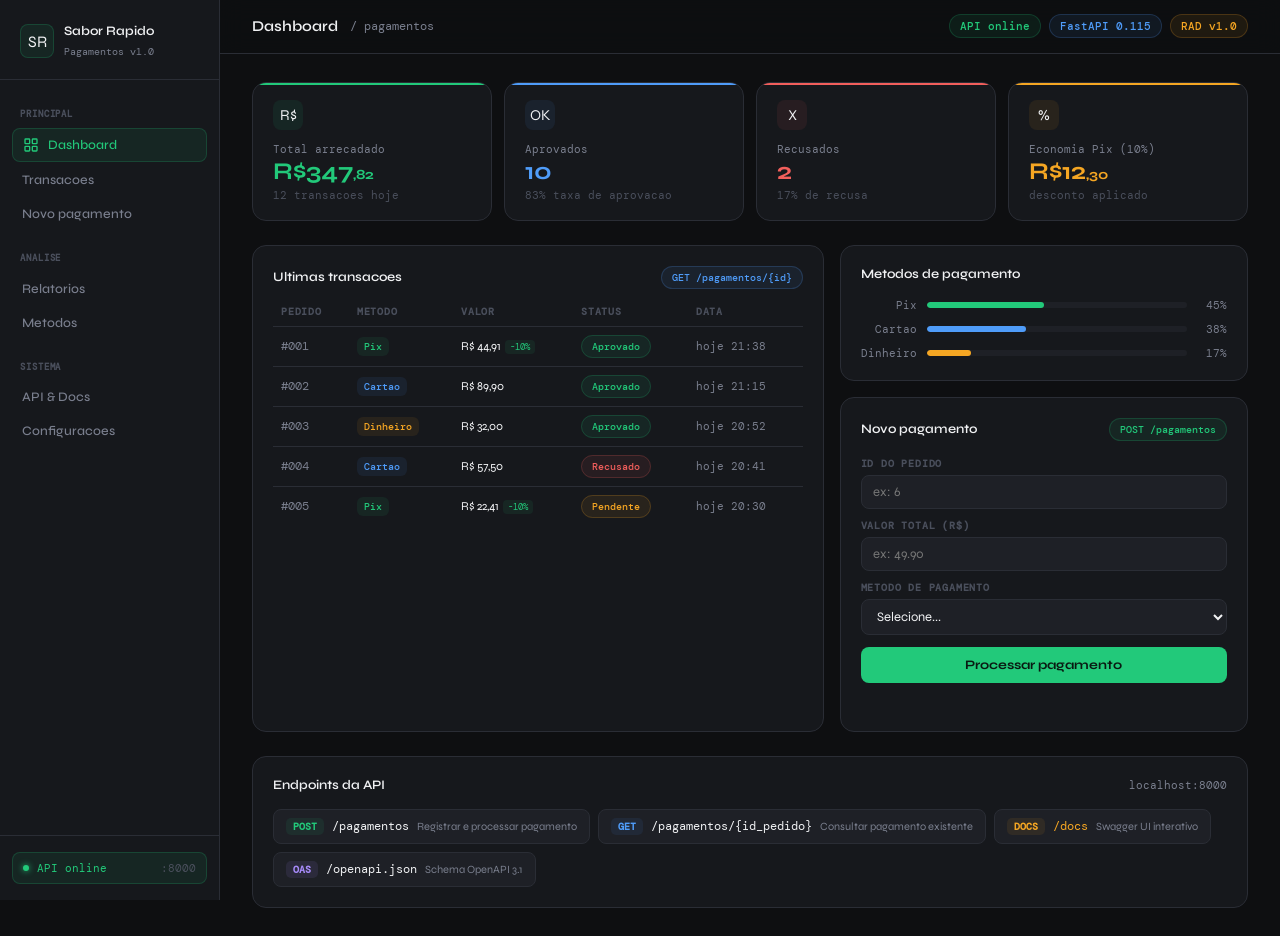
<file: static/index.html>
<!DOCTYPE html>
<html lang="pt-BR">
<head>
<meta charset="UTF-8">
<meta name="viewport" content="width=device-width, initial-scale=1.0">
<title>Sabor Rapido - API de Pagamentos</title>
<link rel="preconnect" href="https://fonts.googleapis.com">
<link href="https://fonts.googleapis.com/css2?family=DM+Mono:wght@400;500&family=Syne:wght@400;500;600;700&display=swap" rel="stylesheet">
<style>
  :root {
    --bg: #0e0f11;
    --surface: #16181c;
    --surface2: #1e2026;
    --border: #2a2d35;
    --border2: #363a44;
    --text: #f0f1f3;
    --muted: #7a7f8e;
    --hint: #4a4f5c;
    --green: #22c97a;
    --green-bg: rgba(34,201,122,0.08);
    --green-border: rgba(34,201,122,0.2);
    --blue: #4f9cf9;
    --blue-bg: rgba(79,156,249,0.08);
    --blue-border: rgba(79,156,249,0.2);
    --amber: #f5a623;
    --amber-bg: rgba(245,166,35,0.08);
    --amber-border: rgba(245,166,35,0.2);
    --red: #f25f5c;
    --red-bg: rgba(242,95,92,0.08);
    --red-border: rgba(242,95,92,0.2);
    --font-display: 'Syne', sans-serif;
    --font-mono: 'DM Mono', monospace;
    --radius-lg: 14px;
  }

  * { box-sizing: border-box; margin: 0; padding: 0; }

  body {
    font-family: var(--font-display);
    background: var(--bg);
    color: var(--text);
    min-height: 100vh;
    display: flex;
  }

  .sidebar {
    width: 220px;
    background: var(--surface);
    border-right: 1px solid var(--border);
    display: flex;
    flex-direction: column;
    flex-shrink: 0;
    position: sticky;
    top: 0;
    height: 100vh;
  }

  .sidebar-logo {
    padding: 1.5rem 1.25rem 1.25rem;
    border-bottom: 1px solid var(--border);
    display: flex;
    align-items: center;
    gap: 10px;
  }

  .logo-mark {
    width: 34px;
    height: 34px;
    background: var(--green-bg);
    border: 1px solid var(--green-border);
    border-radius: 8px;
    display: flex;
    align-items: center;
    justify-content: center;
    font-size: 16px;
  }

  .logo-text { line-height: 1.2; }
  .logo-text strong { font-size: 13px; font-weight: 600; color: var(--text); display: block; }
  .logo-text span { font-size: 10px; color: var(--muted); font-family: var(--font-mono); }

  .nav { padding: 1rem 0.75rem; flex: 1; display: flex; flex-direction: column; gap: 2px; }

  .nav-label {
    font-size: 9px;
    font-weight: 600;
    color: var(--hint);
    letter-spacing: 0.1em;
    text-transform: uppercase;
    padding: 0.75rem 0.5rem 0.4rem;
    font-family: var(--font-mono);
  }

  .nav-item {
    display: flex;
    align-items: center;
    gap: 9px;
    padding: 8px 10px;
    border-radius: 8px;
    font-size: 13px;
    color: var(--muted);
    cursor: pointer;
    transition: all 0.15s;
    font-weight: 500;
  }

  .nav-item:hover { background: var(--surface2); color: var(--text); }

  .nav-item.active {
    background: var(--green-bg);
    color: var(--green);
    border: 1px solid var(--green-border);
  }

  .nav-item svg { width: 16px; height: 16px; flex-shrink: 0; }
  .sidebar-footer { padding: 1rem 0.75rem; border-top: 1px solid var(--border); }

  .api-status {
    display: flex;
    align-items: center;
    gap: 8px;
    padding: 8px 10px;
    background: var(--green-bg);
    border: 1px solid var(--green-border);
    border-radius: 8px;
    font-size: 11px;
    font-family: var(--font-mono);
  }

  .status-dot {
    width: 6px;
    height: 6px;
    border-radius: 50%;
    background: var(--green);
    box-shadow: 0 0 6px var(--green);
    animation: pulse 2s infinite;
  }

  @keyframes pulse {
    0%, 100% { opacity: 1; }
    50% { opacity: 0.4; }
  }

  .main { flex: 1; overflow-y: auto; }

  .topbar {
    position: sticky;
    top: 0;
    z-index: 10;
    background: rgba(14,15,17,0.85);
    backdrop-filter: blur(12px);
    border-bottom: 1px solid var(--border);
    padding: 0.9rem 2rem;
    display: flex;
    align-items: center;
    justify-content: space-between;
  }

  .topbar-left { display: flex; align-items: center; gap: 12px; }
  .topbar-title { font-size: 15px; font-weight: 600; }
  .topbar-sub { font-size: 12px; color: var(--muted); font-family: var(--font-mono); }
  .topbar-right { display: flex; align-items: center; gap: 8px; }

  .pill {
    font-size: 11px;
    padding: 4px 10px;
    border-radius: 20px;
    font-family: var(--font-mono);
    font-weight: 500;
  }

  .pill-green { background: var(--green-bg); color: var(--green); border: 1px solid var(--green-border); }
  .pill-blue  { background: var(--blue-bg);  color: var(--blue);  border: 1px solid var(--blue-border); }
  .pill-amber { background: var(--amber-bg); color: var(--amber); border: 1px solid var(--amber-border); }
  .pill-red   { background: var(--red-bg);   color: var(--red);   border: 1px solid var(--red-border); }

  .content { padding: 1.75rem 2rem; display: flex; flex-direction: column; gap: 1.5rem; }
  .metrics { display: grid; grid-template-columns: repeat(4, 1fr); gap: 12px; }

  .metric-card {
    background: var(--surface);
    border: 1px solid var(--border);
    border-radius: var(--radius-lg);
    padding: 1.1rem 1.25rem;
    position: relative;
    overflow: hidden;
    transition: border-color 0.2s;
  }

  .metric-card:hover { border-color: var(--border2); }
  .metric-card::before { content: ''; position: absolute; top: 0; left: 0; right: 0; height: 2px; }
  .metric-card.green::before { background: var(--green); }
  .metric-card.blue::before  { background: var(--blue); }
  .metric-card.amber::before { background: var(--amber); }
  .metric-card.red::before   { background: var(--red); }

  .metric-icon {
    width: 30px;
    height: 30px;
    border-radius: 8px;
    display: flex;
    align-items: center;
    justify-content: center;
    margin-bottom: 0.75rem;
    font-size: 15px;
  }

  .metric-icon.green { background: var(--green-bg); }
  .metric-icon.blue  { background: var(--blue-bg); }
  .metric-icon.amber { background: var(--amber-bg); }
  .metric-icon.red   { background: var(--red-bg); }

  .metric-label { font-size: 11px; color: var(--muted); margin-bottom: 4px; font-family: var(--font-mono); }
  .metric-value { font-size: 24px; font-weight: 700; line-height: 1; margin-bottom: 4px; }
  .metric-value.green { color: var(--green); }
  .metric-value.blue  { color: var(--blue); }
  .metric-value.amber { color: var(--amber); }
  .metric-value.red   { color: var(--red); }
  .metric-sub { font-size: 11px; color: var(--hint); font-family: var(--font-mono); }

  .grid2 { display: grid; grid-template-columns: 1.4fr 1fr; gap: 1rem; }
  .grid-right { display: flex; flex-direction: column; gap: 1rem; }

  .card {
    background: var(--surface);
    border: 1px solid var(--border);
    border-radius: var(--radius-lg);
    padding: 1.25rem;
  }

  .card-header {
    display: flex;
    align-items: center;
    justify-content: space-between;
    margin-bottom: 1rem;
  }

  .card-title {
    font-size: 13px;
    font-weight: 600;
    color: var(--text);
    display: flex;
    align-items: center;
    gap: 7px;
  }

  .card-title svg { width: 15px; height: 15px; color: var(--muted); }
  table { width: 100%; border-collapse: collapse; }

  th {
    font-size: 10px;
    font-weight: 600;
    color: var(--hint);
    text-transform: uppercase;
    letter-spacing: 0.08em;
    padding: 0 8px 8px;
    text-align: left;
    font-family: var(--font-mono);
    border-bottom: 1px solid var(--border);
  }

  td {
    font-size: 12px;
    padding: 10px 8px;
    border-bottom: 1px solid var(--border);
    color: var(--text);
    vertical-align: middle;
  }

  tr:last-child td { border-bottom: none; }
  tr:hover td { background: rgba(255,255,255,0.02); }

  .method-tag {
    display: inline-flex;
    align-items: center;
    gap: 4px;
    font-size: 10px;
    font-family: var(--font-mono);
    font-weight: 500;
    padding: 3px 7px;
    border-radius: 6px;
  }

  .method-pix { background: var(--green-bg); color: var(--green); }
  .method-cartao { background: var(--blue-bg); color: var(--blue); }
  .method-dinheiro { background: var(--amber-bg); color: var(--amber); }

  .discount-badge {
    font-size: 9px;
    font-family: var(--font-mono);
    padding: 1px 5px;
    border-radius: 4px;
    background: var(--green-bg);
    color: var(--green);
    margin-left: 4px;
    vertical-align: middle;
  }

  .order-id { font-family: var(--font-mono); font-size: 12px; color: var(--muted); }
  .bar-group { display: flex; flex-direction: column; gap: 10px; }
  .bar-row { display: flex; align-items: center; gap: 10px; }
  .bar-key { font-size: 11px; font-family: var(--font-mono); color: var(--muted); width: 56px; text-align: right; flex-shrink: 0; }
  .bar-track { flex: 1; height: 6px; background: var(--surface2); border-radius: 3px; overflow: hidden; }
  .bar-fill { height: 100%; border-radius: 3px; }
  .bar-pct { font-size: 11px; font-family: var(--font-mono); color: var(--muted); width: 30px; text-align: right; flex-shrink: 0; }

  .form { display: flex; flex-direction: column; gap: 10px; }
  .form-row { display: flex; flex-direction: column; gap: 5px; }

  .form-label {
    font-size: 10px;
    font-weight: 600;
    color: var(--hint);
    text-transform: uppercase;
    letter-spacing: 0.08em;
    font-family: var(--font-mono);
  }

  .form-input,
  .form-select {
    background: var(--surface2);
    border: 1px solid var(--border);
    border-radius: 8px;
    padding: 8px 11px;
    font-size: 13px;
    color: var(--text);
    font-family: var(--font-display);
    outline: none;
    transition: border-color 0.15s;
    width: 100%;
  }

  .form-input:focus,
  .form-select:focus { border-color: var(--green); }
  .form-select option { background: var(--surface2); }

  .btn-submit {
    background: var(--green);
    color: #0a1a12;
    border: none;
    border-radius: 8px;
    padding: 10px 16px;
    font-size: 13px;
    font-weight: 700;
    font-family: var(--font-display);
    cursor: pointer;
    transition: all 0.15s;
    display: flex;
    align-items: center;
    justify-content: center;
    gap: 6px;
    margin-top: 2px;
  }

  .btn-submit:hover { background: #1dae6b; transform: translateY(-1px); }
  .btn-submit:active { transform: translateY(0); }

  .form-result {
    font-size: 12px;
    font-family: var(--font-mono);
    text-align: center;
    min-height: 18px;
    padding: 2px 0;
  }

  .endpoints { display: flex; gap: 8px; flex-wrap: wrap; }

  .endpoint-item {
    display: flex;
    align-items: center;
    gap: 8px;
    background: var(--surface2);
    border: 1px solid var(--border);
    border-radius: 8px;
    padding: 8px 12px;
    font-size: 12px;
    transition: border-color 0.15s;
  }

  .endpoint-item:hover { border-color: var(--border2); }

  .method-badge {
    font-size: 10px;
    font-family: var(--font-mono);
    font-weight: 700;
    padding: 2px 7px;
    border-radius: 5px;
  }

  .mb-post { background: var(--green-bg); color: var(--green); }
  .mb-get { background: var(--blue-bg); color: var(--blue); }
  .mb-docs { background: var(--amber-bg); color: var(--amber); }
  .endpoint-path { font-family: var(--font-mono); font-size: 12px; color: var(--text); }
  .endpoint-desc { color: var(--muted); font-size: 11px; }

  ::-webkit-scrollbar { width: 6px; height: 6px; }
  ::-webkit-scrollbar-track { background: transparent; }
  ::-webkit-scrollbar-thumb { background: var(--border2); border-radius: 3px; }

  @media (max-width: 980px) {
    body { display: block; }
    .sidebar { position: static; width: 100%; height: auto; }
    .nav { display: none; }
    .metrics { grid-template-columns: repeat(2, 1fr); }
    .grid2 { grid-template-columns: 1fr; }
    .topbar { align-items: flex-start; gap: 0.75rem; flex-direction: column; }
  }

  @media (max-width: 620px) {
    .content { padding: 1rem; }
    .topbar { padding: 0.9rem 1rem; }
    .metrics { grid-template-columns: 1fr; }
    .topbar-right { flex-wrap: wrap; }
    table { min-width: 560px; }
    .card { overflow-x: auto; }
  }
</style>
</head>
<body>
<nav class="sidebar">
  <div class="sidebar-logo">
    <div class="logo-mark">SR</div>
    <div class="logo-text">
      <strong>Sabor Rapido</strong>
      <span>Pagamentos v1.0</span>
    </div>
  </div>

  <div class="nav">
    <span class="nav-label">Principal</span>
    <div class="nav-item active">
      <svg fill="none" stroke="currentColor" stroke-width="2" viewBox="0 0 24 24"><rect x="3" y="3" width="7" height="7" rx="1"/><rect x="14" y="3" width="7" height="7" rx="1"/><rect x="3" y="14" width="7" height="7" rx="1"/><rect x="14" y="14" width="7" height="7" rx="1"/></svg>
      Dashboard
    </div>
    <div class="nav-item">Transacoes</div>
    <div class="nav-item">Novo pagamento</div>
    <span class="nav-label" style="margin-top:0.5rem">Analise</span>
    <div class="nav-item">Relatorios</div>
    <div class="nav-item">Metodos</div>
    <span class="nav-label" style="margin-top:0.5rem">Sistema</span>
    <div class="nav-item">API & Docs</div>
    <div class="nav-item">Configuracoes</div>
  </div>

  <div class="sidebar-footer">
    <div class="api-status">
      <span class="status-dot"></span>
      <span style="color:#22c97a;font-size:11px">API online</span>
      <span style="color:#4a4f5c;margin-left:auto">:8000</span>
    </div>
  </div>
</nav>

<div class="main">
  <header class="topbar">
    <div class="topbar-left">
      <span class="topbar-title">Dashboard</span>
      <span class="topbar-sub">/ pagamentos</span>
    </div>
    <div class="topbar-right">
      <span class="pill pill-green">API online</span>
      <span class="pill pill-blue">FastAPI 0.115</span>
      <span class="pill pill-amber">RAD v1.0</span>
    </div>
  </header>

  <div class="content">
    <div class="metrics">
      <div class="metric-card green">
        <div class="metric-icon green">R$</div>
        <div class="metric-label">Total arrecadado</div>
        <div class="metric-value green">R$347<span style="font-size:14px">,82</span></div>
        <div class="metric-sub">12 transacoes hoje</div>
      </div>
      <div class="metric-card blue">
        <div class="metric-icon blue">OK</div>
        <div class="metric-label">Aprovados</div>
        <div class="metric-value blue">10</div>
        <div class="metric-sub">83% taxa de aprovacao</div>
      </div>
      <div class="metric-card red">
        <div class="metric-icon red">X</div>
        <div class="metric-label">Recusados</div>
        <div class="metric-value red">2</div>
        <div class="metric-sub">17% de recusa</div>
      </div>
      <div class="metric-card amber">
        <div class="metric-icon amber">%</div>
        <div class="metric-label">Economia Pix (10%)</div>
        <div class="metric-value amber">R$12<span style="font-size:14px">,30</span></div>
        <div class="metric-sub">desconto aplicado</div>
      </div>
    </div>

    <div class="grid2">
      <div class="card">
        <div class="card-header">
          <span class="card-title">Ultimas transacoes</span>
          <span class="pill pill-blue" style="font-size:10px">GET /pagamentos/{id}</span>
        </div>
        <table>
          <thead>
            <tr>
              <th>Pedido</th>
              <th>Metodo</th>
              <th>Valor</th>
              <th>Status</th>
              <th>Data</th>
            </tr>
          </thead>
          <tbody>
            <tr>
              <td><span class="order-id">#001</span></td>
              <td><span class="method-tag method-pix">Pix</span></td>
              <td>R$ 44,91<span class="discount-badge">-10%</span></td>
              <td><span class="pill pill-green" style="font-size:10px">Aprovado</span></td>
              <td style="color:var(--muted);font-family:var(--font-mono);font-size:11px">hoje 21:38</td>
            </tr>
            <tr>
              <td><span class="order-id">#002</span></td>
              <td><span class="method-tag method-cartao">Cartao</span></td>
              <td>R$ 89,90</td>
              <td><span class="pill pill-green" style="font-size:10px">Aprovado</span></td>
              <td style="color:var(--muted);font-family:var(--font-mono);font-size:11px">hoje 21:15</td>
            </tr>
            <tr>
              <td><span class="order-id">#003</span></td>
              <td><span class="method-tag method-dinheiro">Dinheiro</span></td>
              <td>R$ 32,00</td>
              <td><span class="pill pill-green" style="font-size:10px">Aprovado</span></td>
              <td style="color:var(--muted);font-family:var(--font-mono);font-size:11px">hoje 20:52</td>
            </tr>
            <tr>
              <td><span class="order-id">#004</span></td>
              <td><span class="method-tag method-cartao">Cartao</span></td>
              <td>R$ 57,50</td>
              <td><span class="pill pill-red" style="font-size:10px">Recusado</span></td>
              <td style="color:var(--muted);font-family:var(--font-mono);font-size:11px">hoje 20:41</td>
            </tr>
            <tr>
              <td><span class="order-id">#005</span></td>
              <td><span class="method-tag method-pix">Pix</span></td>
              <td>R$ 22,41<span class="discount-badge">-10%</span></td>
              <td><span class="pill pill-amber" style="font-size:10px">Pendente</span></td>
              <td style="color:var(--muted);font-family:var(--font-mono);font-size:11px">hoje 20:30</td>
            </tr>
          </tbody>
        </table>
      </div>

      <div class="grid-right">
        <div class="card">
          <div class="card-header"><span class="card-title">Metodos de pagamento</span></div>
          <div class="bar-group">
            <div class="bar-row">
              <span class="bar-key">Pix</span>
              <div class="bar-track"><div class="bar-fill" style="width:45%;background:var(--green)"></div></div>
              <span class="bar-pct">45%</span>
            </div>
            <div class="bar-row">
              <span class="bar-key">Cartao</span>
              <div class="bar-track"><div class="bar-fill" style="width:38%;background:var(--blue)"></div></div>
              <span class="bar-pct">38%</span>
            </div>
            <div class="bar-row">
              <span class="bar-key">Dinheiro</span>
              <div class="bar-track"><div class="bar-fill" style="width:17%;background:var(--amber)"></div></div>
              <span class="bar-pct">17%</span>
            </div>
          </div>
        </div>

        <div class="card">
          <div class="card-header">
            <span class="card-title">Novo pagamento</span>
            <span class="pill pill-green" style="font-size:10px">POST /pagamentos</span>
          </div>
          <div class="form">
            <div class="form-row">
              <label class="form-label">ID do pedido</label>
              <input class="form-input" type="number" placeholder="ex: 6" id="inp-pedido">
            </div>
            <div class="form-row">
              <label class="form-label">Valor total (R$)</label>
              <input class="form-input" type="number" placeholder="ex: 49.90" id="inp-valor" step="0.01">
            </div>
            <div class="form-row">
              <label class="form-label">Metodo de pagamento</label>
              <select class="form-select" id="inp-metodo">
                <option value="">Selecione...</option>
                <option value="Pix">Pix - desconto 10%</option>
                <option value="Cartao">Cartao</option>
                <option value="Dinheiro">Dinheiro - sempre aprovado</option>
              </select>
            </div>
            <button class="btn-submit" onclick="simular()">Processar pagamento</button>
            <div class="form-result" id="resultado"></div>
          </div>
        </div>
      </div>
    </div>

    <div class="card">
      <div class="card-header">
        <span class="card-title">Endpoints da API</span>
        <span style="font-size:11px;color:var(--muted);font-family:var(--font-mono)">localhost:8000</span>
      </div>
      <div class="endpoints">
        <div class="endpoint-item">
          <span class="method-badge mb-post">POST</span>
          <span class="endpoint-path">/pagamentos</span>
          <span class="endpoint-desc">Registrar e processar pagamento</span>
        </div>
        <div class="endpoint-item">
          <span class="method-badge mb-get">GET</span>
          <span class="endpoint-path">/pagamentos/{id_pedido}</span>
          <span class="endpoint-desc">Consultar pagamento existente</span>
        </div>
        <div class="endpoint-item">
          <span class="method-badge mb-docs">DOCS</span>
          <span class="endpoint-path" style="color:var(--amber)">/docs</span>
          <span class="endpoint-desc">Swagger UI interativo</span>
        </div>
        <div class="endpoint-item">
          <span class="method-badge" style="background:rgba(167,139,250,0.1);color:#a78bfa">OAS</span>
          <span class="endpoint-path">/openapi.json</span>
          <span class="endpoint-desc">Schema OpenAPI 3.1</span>
        </div>
      </div>
    </div>
  </div>
</div>

<script>
  function simular() {
    const pedido = document.getElementById('inp-pedido').value;
    const valor = parseFloat(document.getElementById('inp-valor').value);
    const metodo = document.getElementById('inp-metodo').value;
    const res = document.getElementById('resultado');

    if (!pedido || !valor || !metodo) {
      res.style.color = '#f25f5c';
      res.textContent = 'Preencha todos os campos antes de processar.';
      return;
    }

    const valorFinal = metodo === 'Pix' ? (valor * 0.90).toFixed(2) : valor.toFixed(2);
    const status = metodo === 'Dinheiro' ? 'Aprovado' : (Math.random() < 0.9 ? 'Aprovado' : 'Recusado');
    const cor = status === 'Aprovado' ? '#22c97a' : '#f25f5c';
    const desconto = metodo === 'Pix' ? ` - R$ ${valorFinal} (10% off)` : '';

    res.style.color = cor;
    res.textContent = `Pedido #${pedido} -> ${status}${desconto}`;
  }
</script>
</body>
</html>
</file>
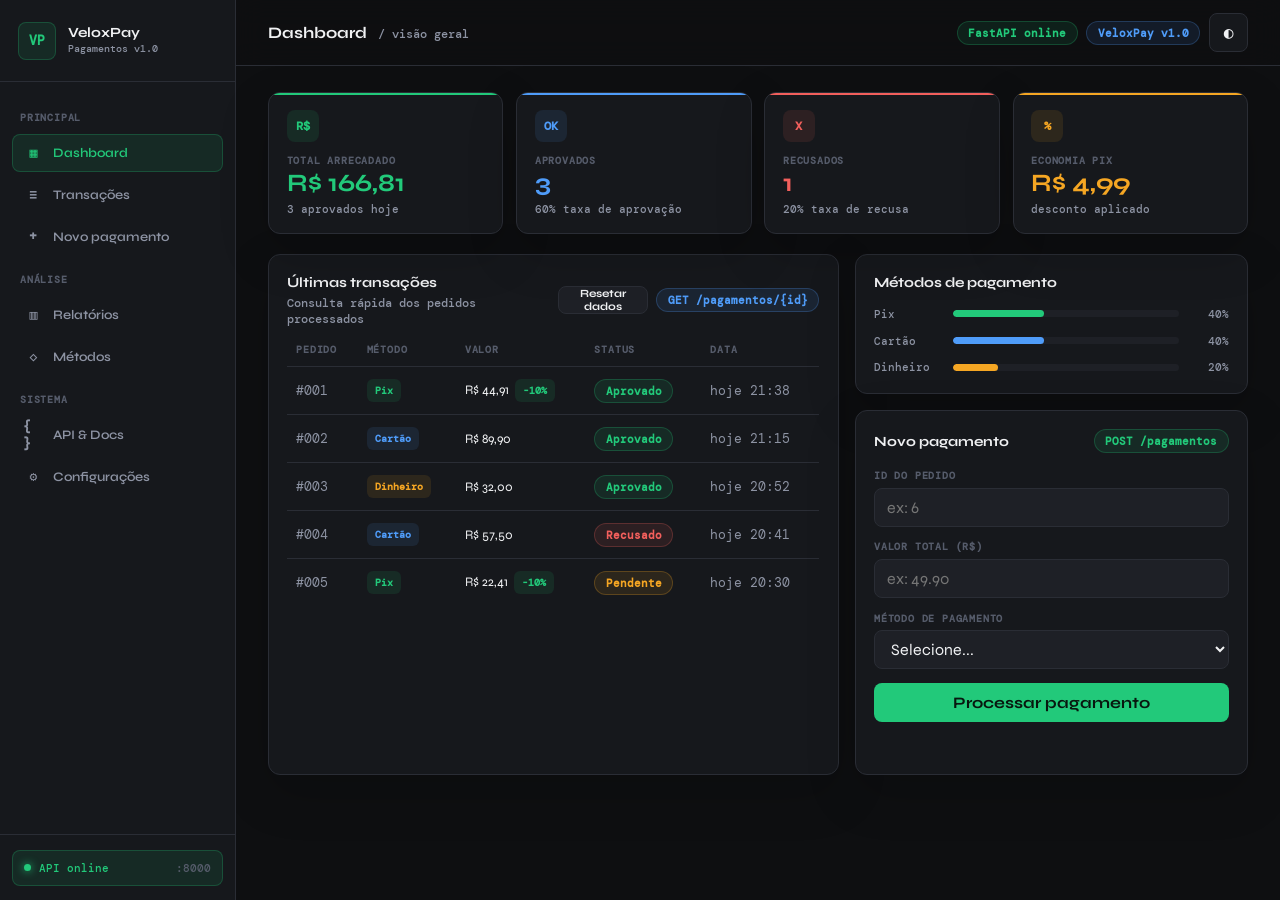
<file: veloxpay-frontend/index.html>
<!DOCTYPE html>
<html lang="pt-BR">
<head>
  <meta charset="UTF-8">
  <meta name="viewport" content="width=device-width, initial-scale=1.0">
  <title>VeloxPay - API de Pagamentos</title>
  <link rel="preconnect" href="https://fonts.googleapis.com">
  <link rel="preconnect" href="https://fonts.gstatic.com" crossorigin>
  <link href="https://fonts.googleapis.com/css2?family=DM+Mono:wght@400;500&family=Syne:wght@400;500;600;700&display=swap" rel="stylesheet">
  <link rel="stylesheet" href="css/theme.css">
  <link rel="stylesheet" href="css/layout.css">
  <link rel="stylesheet" href="css/components.css">
</head>
<body>
  <aside class="sidebar">
    <a class="brand" href="#dashboard" data-view="dashboard" aria-label="VeloxPay Dashboard">
      <span class="brand-mark">VP</span>
      <span class="brand-copy">
        <strong>VeloxPay</strong>
        <small>Pagamentos v1.0</small>
      </span>
    </a>

    <nav class="nav" aria-label="Navegação principal">
      <span class="nav-label">Principal</span>
      <button class="nav-item active" type="button" data-view="dashboard">
        <span class="nav-icon">▦</span>
        Dashboard
      </button>
      <button class="nav-item" type="button" data-view="transacoes">
        <span class="nav-icon">≡</span>
        Transações
      </button>
      <button class="nav-item" type="button" data-view="novo-pagamento">
        <span class="nav-icon">+</span>
        Novo pagamento
      </button>

      <span class="nav-label">Análise</span>
      <button class="nav-item" type="button" data-view="relatorios">
        <span class="nav-icon">▥</span>
        Relatórios
      </button>
      <button class="nav-item" type="button" data-view="metodos">
        <span class="nav-icon">◇</span>
        Métodos
      </button>

      <span class="nav-label">Sistema</span>
      <button class="nav-item" type="button" data-view="api-docs">
        <span class="nav-icon">{ }</span>
        API & Docs
      </button>
      <button class="nav-item" type="button" data-view="configuracoes">
        <span class="nav-icon">⚙</span>
        Configurações
      </button>
    </nav>

    <div class="sidebar-footer">
      <div class="api-status">
        <span class="status-dot"></span>
        <span>API online</span>
        <small>:8000</small>
      </div>
    </div>
  </aside>

  <main class="main">
    <header class="topbar">
      <div class="topbar-heading">
        <strong id="viewTitle">Dashboard</strong>
        <span id="viewCrumb">/ pagamentos</span>
      </div>
      <div class="topbar-actions">
        <span class="pill pill-green">FastAPI online</span>
        <span class="pill pill-blue">VeloxPay v1.0</span>
        <button class="icon-button" id="themeToggle" type="button" aria-label="Alternar tema">◐</button>
      </div>
    </header>

    <section class="content" id="viewContainer" aria-live="polite"></section>
  </main>

  <script src="js/api-simulator.js"></script>
  <script src="js/router.js"></script>
  <script src="js/app.js"></script>
</body>
</html>
</file>
<file: veloxpay-frontend/css/theme.css>
:root {
  --bg: #0e0f11;
  --surface: #16181c;
  --surface-2: #1e2026;
  --surface-3: #242832;
  --border: #2a2d35;
  --border-strong: #363a44;
  --text: #f0f1f3;
  --muted: #8d93a3;
  --hint: #565c6b;
  --green: #22c97a;
  --green-bg: rgba(34, 201, 122, 0.1);
  --green-border: rgba(34, 201, 122, 0.24);
  --blue: #4f9cf9;
  --blue-bg: rgba(79, 156, 249, 0.1);
  --blue-border: rgba(79, 156, 249, 0.24);
  --amber: #f5a623;
  --amber-bg: rgba(245, 166, 35, 0.1);
  --amber-border: rgba(245, 166, 35, 0.24);
  --red: #f25f5c;
  --red-bg: rgba(242, 95, 92, 0.1);
  --red-border: rgba(242, 95, 92, 0.24);
  --purple: #a78bfa;
  --purple-bg: rgba(167, 139, 250, 0.11);
  --purple-border: rgba(167, 139, 250, 0.26);
  --shadow: 0 18px 50px rgba(0, 0, 0, 0.18);
  --font-display: "Syne", system-ui, sans-serif;
  --font-mono: "DM Mono", ui-monospace, monospace;
  --radius: 8px;
  --radius-lg: 12px;
}

:root[data-theme="light"] {
  --bg: #f5f6f8;
  --surface: #ffffff;
  --surface-2: #eef1f5;
  --surface-3: #e5e9ef;
  --border: #d9dee7;
  --border-strong: #c7ceda;
  --text: #171a20;
  --muted: #626b7c;
  --hint: #8c95a5;
  --shadow: 0 18px 45px rgba(27, 36, 51, 0.08);
}

* {
  box-sizing: border-box;
}

html {
  min-height: 100%;
}

body {
  min-height: 100vh;
  margin: 0;
  background: var(--bg);
  color: var(--text);
  font-family: var(--font-display);
  letter-spacing: 0;
}

button,
input,
select,
textarea {
  font: inherit;
}

button {
  cursor: pointer;
}

a {
  color: inherit;
  text-decoration: none;
}

::selection {
  background: var(--green-bg);
  color: var(--green);
}

::-webkit-scrollbar {
  width: 7px;
  height: 7px;
}

::-webkit-scrollbar-track {
  background: transparent;
}

::-webkit-scrollbar-thumb {
  background: var(--border-strong);
  border-radius: 999px;
}
</file>
<file: veloxpay-frontend/css/layout.css>
body {
  display: flex;
}

.sidebar {
  position: sticky;
  top: 0;
  width: 236px;
  height: 100vh;
  display: flex;
  flex-direction: column;
  flex-shrink: 0;
  background: var(--surface);
  border-right: 1px solid var(--border);
}

.brand {
  min-height: 82px;
  padding: 1.35rem 1.15rem;
  display: flex;
  align-items: center;
  gap: 0.7rem;
  border-bottom: 1px solid var(--border);
}

.brand-mark {
  width: 38px;
  height: 38px;
  display: inline-flex;
  align-items: center;
  justify-content: center;
  border-radius: var(--radius);
  background: var(--green-bg);
  border: 1px solid var(--green-border);
  color: var(--green);
  font: 700 13px var(--font-mono);
}

.brand-copy {
  display: grid;
  gap: 2px;
}

.brand-copy strong {
  font-size: 14px;
  line-height: 1;
}

.brand-copy small {
  color: var(--muted);
  font: 500 10px var(--font-mono);
}

.nav {
  flex: 1;
  display: flex;
  flex-direction: column;
  gap: 4px;
  padding: 0.95rem 0.75rem;
}

.nav-label {
  padding: 0.85rem 0.5rem 0.35rem;
  color: var(--hint);
  font: 700 10px var(--font-mono);
  letter-spacing: 0.08em;
  text-transform: uppercase;
}

.nav-item {
  width: 100%;
  min-height: 38px;
  padding: 0 0.65rem;
  display: flex;
  align-items: center;
  gap: 0.6rem;
  border: 1px solid transparent;
  border-radius: var(--radius);
  background: transparent;
  color: var(--muted);
  text-align: left;
  font-size: 13px;
  font-weight: 600;
  transition: background 0.16s ease, border-color 0.16s ease, color 0.16s ease;
}

.nav-item:hover {
  background: var(--surface-2);
  color: var(--text);
}

.nav-item.active {
  background: var(--green-bg);
  border-color: var(--green-border);
  color: var(--green);
}

.nav-icon {
  width: 20px;
  display: inline-flex;
  justify-content: center;
  color: currentColor;
  font: 700 13px var(--font-mono);
}

.sidebar-footer {
  padding: 0.9rem 0.75rem;
  border-top: 1px solid var(--border);
}

.api-status {
  min-height: 36px;
  display: flex;
  align-items: center;
  gap: 0.5rem;
  padding: 0 0.7rem;
  border-radius: var(--radius);
  background: var(--green-bg);
  border: 1px solid var(--green-border);
  color: var(--green);
  font: 500 11px var(--font-mono);
}

.api-status small {
  margin-left: auto;
  color: var(--hint);
  font-size: 11px;
}

.status-dot {
  width: 7px;
  height: 7px;
  border-radius: 50%;
  background: var(--green);
  box-shadow: 0 0 8px var(--green);
  animation: pulse 1.8s ease-in-out infinite;
}

@keyframes pulse {
  50% { opacity: 0.38; }
}

.main {
  min-width: 0;
  flex: 1;
  display: flex;
  flex-direction: column;
}

.topbar {
  position: sticky;
  top: 0;
  z-index: 20;
  min-height: 66px;
  display: flex;
  align-items: center;
  justify-content: space-between;
  gap: 1rem;
  padding: 0 2rem;
  background: color-mix(in srgb, var(--bg) 86%, transparent);
  backdrop-filter: blur(14px);
  border-bottom: 1px solid var(--border);
}

.topbar-heading {
  display: flex;
  align-items: baseline;
  gap: 0.7rem;
}

.topbar-heading strong {
  font-size: 16px;
}

.topbar-heading span {
  color: var(--muted);
  font: 500 12px var(--font-mono);
}

.topbar-actions {
  display: flex;
  align-items: center;
  gap: 0.55rem;
}

.content {
  width: 100%;
  max-width: 1480px;
  padding: 1.6rem 2rem 2.4rem;
  display: flex;
  flex-direction: column;
  gap: 1.25rem;
}

.view-loading,
.view-error {
  min-height: 280px;
  display: grid;
  place-items: center;
  border: 1px dashed var(--border-strong);
  border-radius: var(--radius-lg);
  color: var(--muted);
  font: 500 13px var(--font-mono);
}

@media (max-width: 960px) {
  body {
    display: block;
  }

  .sidebar {
    position: static;
    width: 100%;
    height: auto;
  }

  .brand {
    min-height: 72px;
  }

  .nav {
    display: grid;
    grid-template-columns: repeat(3, minmax(0, 1fr));
    gap: 0.45rem;
  }

  .nav-label {
    display: none;
  }

  .sidebar-footer {
    display: none;
  }

  .topbar {
    position: static;
    padding: 1rem;
    align-items: flex-start;
    flex-direction: column;
  }

  .topbar-actions {
    flex-wrap: wrap;
  }

  .content {
    padding: 1rem;
  }
}

@media (max-width: 620px) {
  .nav {
    grid-template-columns: repeat(2, minmax(0, 1fr));
  }
}
</file>
<file: veloxpay-frontend/css/components.css>
.section-grid {
  display: grid;
  grid-template-columns: 1.45fr 1fr;
  gap: 1rem;
}

.stack {
  display: flex;
  flex-direction: column;
  gap: 1rem;
}

.metrics {
  display: grid;
  grid-template-columns: repeat(4, minmax(0, 1fr));
  gap: 0.8rem;
}

.card,
.metric-card {
  background: var(--surface);
  border: 1px solid var(--border);
  border-radius: var(--radius-lg);
  box-shadow: var(--shadow);
}

.metric-card {
  position: relative;
  min-height: 132px;
  padding: 1.1rem;
  overflow: hidden;
}

.metric-card::before {
  content: "";
  position: absolute;
  inset: 0 0 auto;
  height: 2px;
  background: var(--accent, var(--green));
}

.metric-card.green { --accent: var(--green); }
.metric-card.blue { --accent: var(--blue); }
.metric-card.amber { --accent: var(--amber); }
.metric-card.red { --accent: var(--red); }
.metric-card.purple { --accent: var(--purple); }

.metric-icon {
  width: 32px;
  height: 32px;
  display: grid;
  place-items: center;
  margin-bottom: 0.75rem;
  border-radius: var(--radius);
  background: var(--accent-bg, var(--green-bg));
  color: var(--accent, var(--green));
  font: 700 12px var(--font-mono);
}

.metric-card.green .metric-icon { --accent-bg: var(--green-bg); }
.metric-card.blue .metric-icon { --accent-bg: var(--blue-bg); }
.metric-card.amber .metric-icon { --accent-bg: var(--amber-bg); }
.metric-card.red .metric-icon { --accent-bg: var(--red-bg); }
.metric-card.purple .metric-icon { --accent-bg: var(--purple-bg); }

.metric-label,
.form-label,
.table th {
  color: var(--hint);
  font: 700 10px var(--font-mono);
  letter-spacing: 0.08em;
  text-transform: uppercase;
}

.metric-value {
  margin-top: 0.25rem;
  color: var(--accent, var(--text));
  font-size: 25px;
  font-weight: 700;
  line-height: 1;
}

.metric-sub {
  margin-top: 0.35rem;
  color: var(--muted);
  font: 500 11px var(--font-mono);
}

.card {
  padding: 1.15rem;
}

.card-header {
  display: flex;
  align-items: center;
  justify-content: space-between;
  gap: 1rem;
  margin-bottom: 1rem;
}

.card-title {
  display: flex;
  align-items: center;
  gap: 0.5rem;
  color: var(--text);
  font-size: 14px;
  font-weight: 700;
}

.card-subtitle {
  margin-top: 0.25rem;
  color: var(--muted);
  font: 500 12px var(--font-mono);
}

.pill {
  display: inline-flex;
  align-items: center;
  min-height: 24px;
  padding: 0 0.65rem;
  border-radius: 999px;
  font: 600 11px var(--font-mono);
  white-space: nowrap;
}

.pill-green { background: var(--green-bg); color: var(--green); border: 1px solid var(--green-border); }
.pill-blue { background: var(--blue-bg); color: var(--blue); border: 1px solid var(--blue-border); }
.pill-amber { background: var(--amber-bg); color: var(--amber); border: 1px solid var(--amber-border); }
.pill-red { background: var(--red-bg); color: var(--red); border: 1px solid var(--red-border); }
.pill-purple { background: var(--purple-bg); color: var(--purple); border: 1px solid var(--purple-border); }

.table-wrap {
  width: 100%;
  overflow-x: auto;
}

.table {
  width: 100%;
  border-collapse: collapse;
}

.table th {
  padding: 0 0.55rem 0.65rem;
  border-bottom: 1px solid var(--border);
  text-align: left;
}

.table td {
  padding: 0.72rem 0.55rem;
  border-bottom: 1px solid var(--border);
  color: var(--text);
  font-size: 13px;
  vertical-align: middle;
}

.table tbody tr:hover td {
  background: color-mix(in srgb, var(--surface-2) 58%, transparent);
}

.table tbody tr:last-child td {
  border-bottom: 0;
}

.mono {
  font-family: var(--font-mono);
}

.muted {
  color: var(--muted);
}

.tag {
  display: inline-flex;
  align-items: center;
  min-height: 23px;
  padding: 0 0.5rem;
  border-radius: 6px;
  font: 600 10px var(--font-mono);
}

.tag-pix { background: var(--green-bg); color: var(--green); }
.tag-card { background: var(--blue-bg); color: var(--blue); }
.tag-cash { background: var(--amber-bg); color: var(--amber); }

.bar-list {
  display: grid;
  gap: 0.8rem;
}

.bar-row {
  display: grid;
  grid-template-columns: 68px 1fr 38px;
  align-items: center;
  gap: 0.7rem;
}

.bar-label,
.bar-value {
  color: var(--muted);
  font: 500 11px var(--font-mono);
}

.bar-value {
  text-align: right;
}

.bar-track {
  height: 7px;
  overflow: hidden;
  border-radius: 999px;
  background: var(--surface-2);
}

.bar-fill {
  height: 100%;
  border-radius: inherit;
  background: var(--green);
}

.form {
  display: grid;
  gap: 0.85rem;
}

.form-grid {
  display: grid;
  grid-template-columns: repeat(2, minmax(0, 1fr));
  gap: 0.85rem;
}

.form-row {
  display: grid;
  gap: 0.35rem;
}

.input,
.select,
.textarea {
  width: 100%;
  min-height: 39px;
  padding: 0 0.75rem;
  border: 1px solid var(--border);
  border-radius: var(--radius);
  outline: none;
  background: var(--surface-2);
  color: var(--text);
  transition: border-color 0.15s ease, box-shadow 0.15s ease;
}

.textarea {
  min-height: 92px;
  padding-top: 0.75rem;
  resize: vertical;
}

.input:focus,
.select:focus,
.textarea:focus {
  border-color: var(--green);
  box-shadow: 0 0 0 3px var(--green-bg);
}

.button,
.icon-button {
  min-height: 39px;
  display: inline-flex;
  align-items: center;
  justify-content: center;
  gap: 0.45rem;
  border: 1px solid transparent;
  border-radius: var(--radius);
  font-weight: 700;
  transition: transform 0.15s ease, background 0.15s ease, border-color 0.15s ease;
}

.button {
  padding: 0 0.95rem;
  background: var(--green);
  color: #08170f;
}

.button:hover,
.icon-button:hover {
  transform: translateY(-1px);
}

.button.secondary {
  background: var(--surface-2);
  color: var(--text);
  border-color: var(--border);
}

.button.blue {
  background: var(--blue);
  color: #071423;
}

.icon-button {
  width: 39px;
  background: var(--surface);
  color: var(--text);
  border-color: var(--border);
  font-family: var(--font-mono);
}

.form-result {
  min-height: 20px;
  color: var(--muted);
  font: 500 12px var(--font-mono);
}

.endpoint-list,
.method-list,
.settings-list {
  display: grid;
  gap: 0.75rem;
}

.endpoint,
.method-row,
.setting-row {
  display: flex;
  align-items: center;
  justify-content: space-between;
  gap: 1rem;
  padding: 0.85rem;
  border: 1px solid var(--border);
  border-radius: var(--radius);
  background: var(--surface-2);
}

.endpoint-main,
.method-main,
.setting-main {
  display: grid;
  gap: 0.25rem;
}

.endpoint-path,
.setting-main strong,
.method-main strong {
  font-size: 13px;
}

.endpoint-desc,
.setting-main span,
.method-main span {
  color: var(--muted);
  font: 500 11px var(--font-mono);
}

.switch {
  position: relative;
  width: 42px;
  height: 24px;
  flex: 0 0 auto;
}

.switch input {
  position: absolute;
  opacity: 0;
}

.switch span {
  position: absolute;
  inset: 0;
  border-radius: 999px;
  background: var(--surface-3);
  border: 1px solid var(--border);
  transition: background 0.15s ease;
}

.switch span::after {
  content: "";
  position: absolute;
  top: 3px;
  left: 3px;
  width: 16px;
  height: 16px;
  border-radius: 50%;
  background: var(--muted);
  transition: transform 0.15s ease, background 0.15s ease;
}

.switch input:checked + span {
  background: var(--green-bg);
  border-color: var(--green-border);
}

.switch input:checked + span::after {
  transform: translateX(18px);
  background: var(--green);
}

.code-block {
  position: relative;
  overflow: hidden;
  border: 1px solid var(--border);
  border-radius: var(--radius);
  background: #0b0d10;
}

.code-block pre {
  margin: 0;
  padding: 1rem;
  overflow-x: auto;
  color: #d8dee9;
  font: 500 12px/1.6 var(--font-mono);
}

.copy-button {
  position: absolute;
  top: 0.55rem;
  right: 0.55rem;
  min-height: 28px;
  padding: 0 0.55rem;
  border: 1px solid var(--border-strong);
  border-radius: 6px;
  background: var(--surface-2);
  color: var(--text);
  font: 700 10px var(--font-mono);
}

.report-actions {
  display: flex;
  gap: 0.6rem;
  flex-wrap: wrap;
}

@media (max-width: 1080px) {
  .metrics {
    grid-template-columns: repeat(2, minmax(0, 1fr));
  }

  .section-grid {
    grid-template-columns: 1fr;
  }
}

@media (max-width: 620px) {
  .metrics,
  .form-grid {
    grid-template-columns: 1fr;
  }

  .endpoint,
  .method-row,
  .setting-row {
    align-items: flex-start;
    flex-direction: column;
  }
}
</file>
